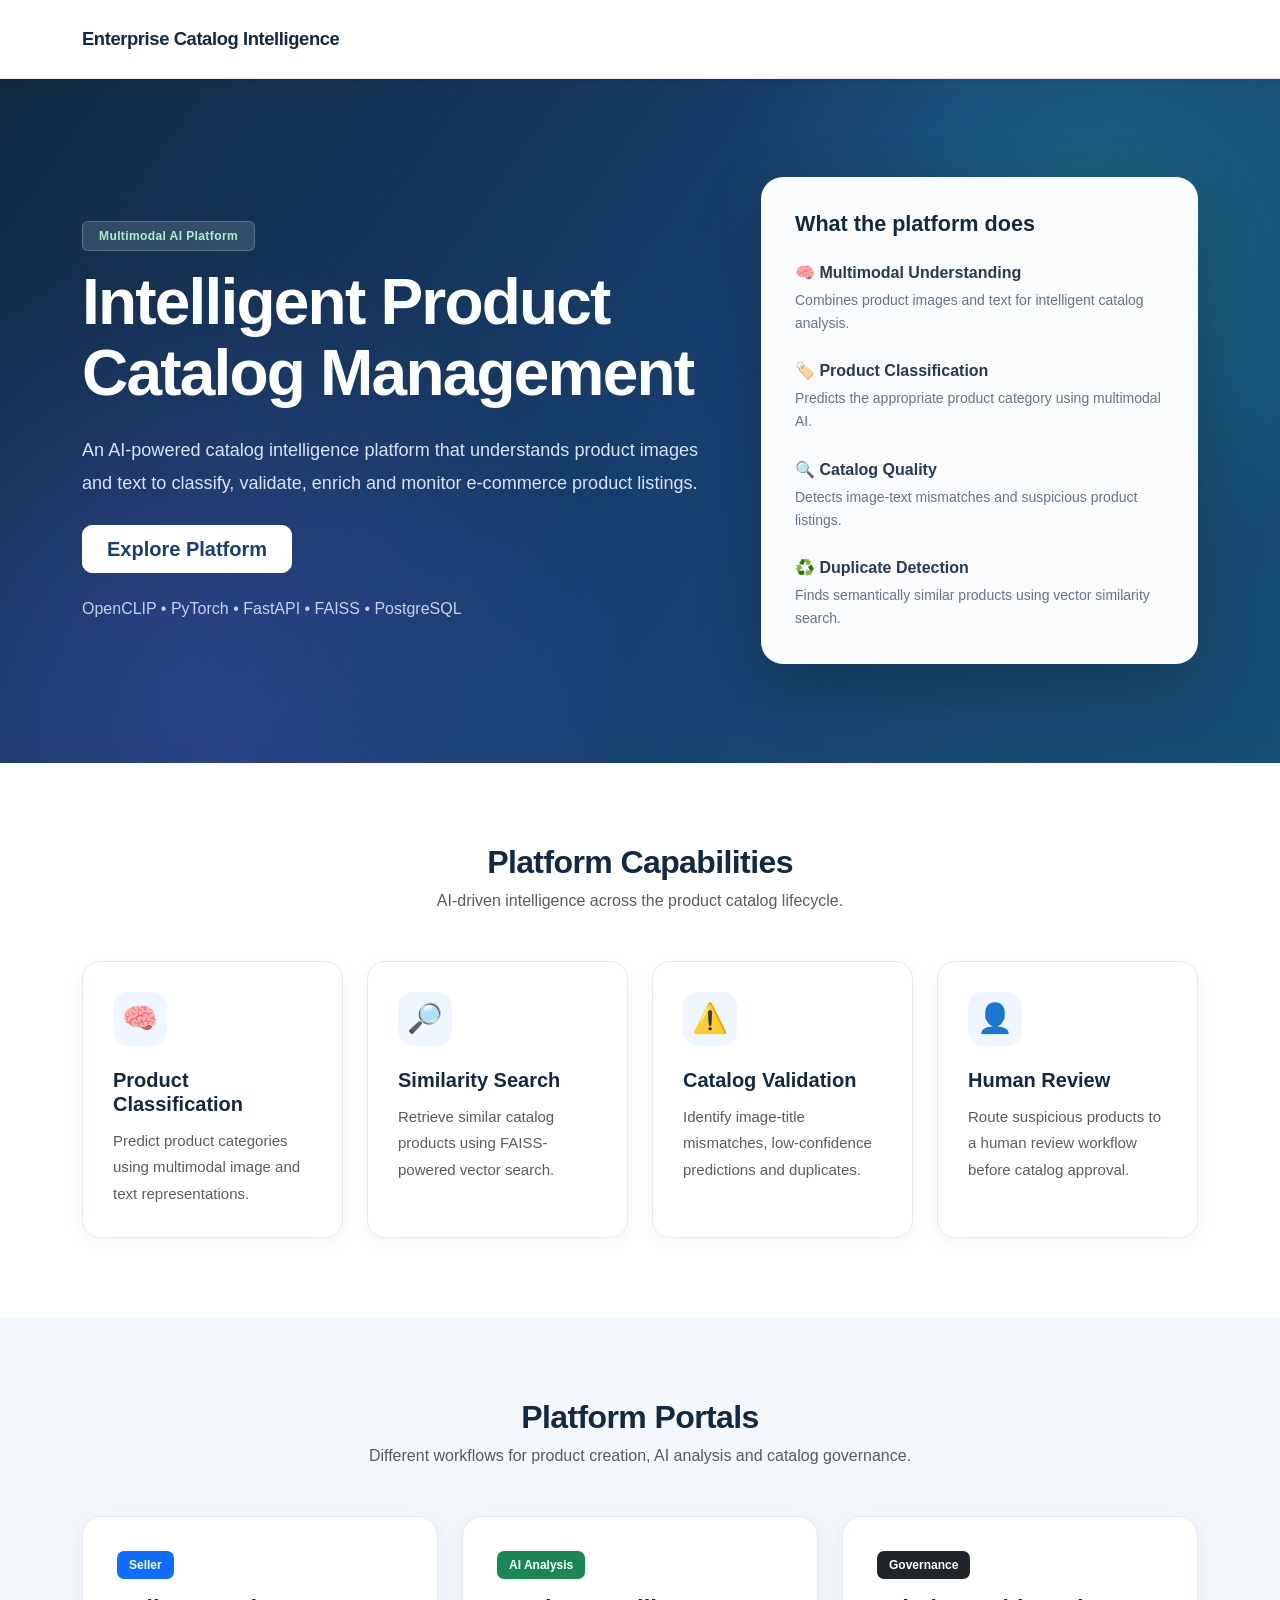
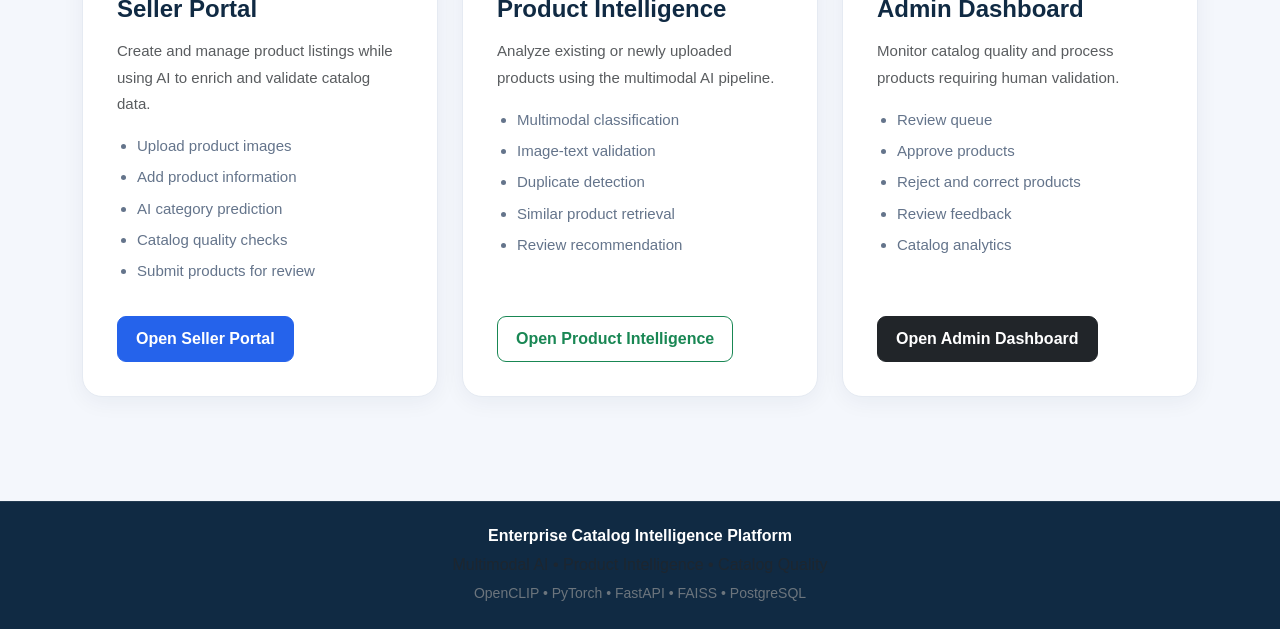
<file: frontend/templates/home.html>
<!DOCTYPE html>
<html lang="en">

<head>

    <meta charset="UTF-8">

    <meta
        name="viewport"
        content="width=device-width, initial-scale=1">

    <title>
        Enterprise Catalog Intelligence
    </title>

    <link
        href="https://cdn.jsdelivr.net/npm/bootstrap@5.3.3/dist/css/bootstrap.min.css"
        rel="stylesheet">


    <style>
        :root {
            --navy: #102a43;
            --blue: #2563eb;
            --teal: #0d9488;
            --violet: #7c3aed;
            --orange: #ea580c;
            --text: #243b53;
            --muted: #64748b;
            --surface: #ffffff;
            --page-bg: #f4f7fc;
            --border: #e5eaf2;
        }

        * {
            box-sizing: border-box;
        }

        html {
            scroll-behavior: smooth;
        }

        body {
            font-family: "Segoe UI", Arial, sans-serif;
            background: var(--page-bg);
            color: var(--text);
            margin: 0;
        }

        /* NAVBAR */
        .navbar {
            background: rgba(255, 255, 255, 0.97) !important;
            border-bottom: 1px solid var(--border);
            padding: 12px 0;
        }

        .navbar-brand {
            color: var(--navy) !important;
            font-size: 1.15rem;
            letter-spacing: -0.4px;
        }

        /* HERO */
        .hero {
            min-height: 76vh;
            display: flex;
            align-items: center;
            padding: 75px 0;
            color: white;
            background:
                radial-gradient(circle at 85% 20%, rgba(45, 212, 191, 0.22), transparent 30%),
                radial-gradient(circle at 15% 90%, rgba(99, 102, 241, 0.28), transparent 35%),
                linear-gradient(125deg, #102a43 0%, #173f70 55%, #174f75 100%);
            overflow: hidden;
        }

        .hero-title {
            font-size: clamp(2.5rem, 5vw, 4rem);
            font-weight: 750;
            line-height: 1.12;
            letter-spacing: -1.8px;
            color: white;
        }

        .hero-subtitle {
            font-size: 1.13rem;
            color: #d8e5f2;
            line-height: 1.85;
            max-width: 650px;
        }

        .hero .badge {
            background: rgba(255, 255, 255, 0.14) !important;
            color: #a7f3d0 !important;
            border: 1px solid rgba(255, 255, 255, 0.2);
            font-weight: 600;
            letter-spacing: 0.4px;
        }

        .hero .btn-primary {
            background: #ffffff;
            border-color: #ffffff;
            color: #173f70;
            font-weight: 650;
            border-radius: 10px;
        }

        .hero .btn-primary:hover {
            background: #dbeafe;
            border-color: #dbeafe;
            color: #102a43;
            transform: translateY(-2px);
        }

        .hero .text-muted {
            color: #c4d4e5 !important;
        }

        /* HERO CAPABILITY PANEL */
        .hero .card {
            background: rgba(255, 255, 255, 0.98);
            border-radius: 22px;
            overflow: hidden;
            box-shadow: 0 24px 65px rgba(0, 0, 0, 0.22) !important;
        }

        .hero .card-body {
            padding: 34px !important;
        }

        .hero .card h4 {
            color: var(--navy);
            font-size: 1.35rem;
        }

        .hero .card strong {
            color: var(--text);
            font-size: 1rem;
        }

        .hero .card p {
            color: var(--muted) !important;
            line-height: 1.65;
        }

        /* SECTION HEADINGS */
        section:not(.hero) {
            padding-top: 80px !important;
            padding-bottom: 80px !important;
        }

        section h2 {
            color: var(--navy);
            font-size: 2rem;
            font-weight: 750;
            letter-spacing: -0.6px;
        }

        section .text-center > p {
            color: var(--muted);
            font-size: 1rem;
        }

        /* CAPABILITY CARDS */
        .feature-card {
            position: relative;
            background: var(--surface);
            border: 1px solid var(--border);
            border-radius: 18px;
            padding: 30px;
            height: 100%;
            box-shadow: 0 5px 20px rgba(16, 42, 67, 0.045);
            transition: transform 0.25s ease, box-shadow 0.25s ease;
        }

        .feature-card:hover {
            transform: translateY(-6px);
            box-shadow: 0 16px 32px rgba(16, 42, 67, 0.10);
        }

        .feature-icon {
            display: inline-flex;
            align-items: center;
            justify-content: center;
            width: 54px;
            height: 54px;
            border-radius: 15px;
            background: #eff6ff;
            color: var(--blue);
            font-size: 1.8rem;
            margin-bottom: 22px;
        }

        .feature-card h5 {
            color: var(--navy);
            font-weight: 700;
            margin-bottom: 12px;
        }

        .feature-card p {
            color: var(--muted);
            font-size: 0.94rem;
            line-height: 1.75;
        }

        /* PORTAL CARDS */
        .portal-card {
            position: relative;
            background: var(--surface);
            border: 1px solid var(--border);
            border-radius: 20px;
            padding: 34px;
            height: 100%;
            display: flex;
            flex-direction: column;
            box-shadow: 0 5px 22px rgba(16, 42, 67, 0.055);
            transition: transform 0.25s ease, box-shadow 0.25s ease;
        }

        .portal-card:hover {
            transform: translateY(-7px);
            box-shadow: 0 18px 38px rgba(16, 42, 67, 0.12);
        }

        .portal-card h4 {
            color: var(--navy);
            font-weight: 750;
            margin-bottom: 14px;
        }

        .portal-card p,
        .portal-card li {
            color: var(--muted);
            line-height: 1.75;
            font-size: 0.94rem;
        }

        .portal-card ul {
            padding-left: 20px;
            margin-bottom: 26px;
        }

        .portal-card li {
            margin-bottom: 5px;
        }

        .portal-card .btn {
            margin-top: auto;
            align-self: flex-start;
            border-radius: 9px;
            font-weight: 600;
            padding: 10px 18px;
        }

        .portal-card .badge {
            align-self: flex-start;
            border-radius: 7px;
            padding: 8px 12px;
            font-weight: 600;
        }

        /* FOOTER */
        footer {
            background: #102a43 !important;
            color: white;
            border-top: 1px solid rgba(255, 255, 255, 0.08);
        }

        footer h6 {
            color: white;
            font-size: 1rem;
        }

        footer p,
        footer small {
            color: #bdcfe0 !important;
        }

        /* BUTTONS */
        .btn {
            transition: all 0.2s ease;
        }

        .btn-primary {
            background-color: var(--blue);
            border-color: var(--blue);
        }

        .btn-primary:hover {
            background-color: #1d4ed8;
            border-color: #1d4ed8;
        }

        /* RESPONSIVE */
        @media (max-width: 991px) {
            .hero {
                min-height: auto;
                padding: 65px 0;
            }

            .hero-title {
                font-size: 2.8rem;
            }

            section:not(.hero) {
                padding-top: 60px !important;
                padding-bottom: 60px !important;
            }
        }

        @media (max-width: 576px) {
            .hero-title {
                font-size: 2.35rem;
                letter-spacing: -1px;
            }

            .hero-subtitle {
                font-size: 1rem;
            }

            .hero .card-body,
            .portal-card {
                padding: 24px !important;
            }

            section h2 {
                font-size: 1.7rem;
            }
        }

        @media (prefers-reduced-motion: reduce) {
            *,
            *::before,
            *::after {
                scroll-behavior: auto !important;
                transition: none !important;
            }
        }
    </style>

</head>

<body>

<!-- =====================================================
     NAVBAR
===================================================== -->

<nav class="navbar navbar-expand-lg bg-white shadow-sm">

    <div class="container py-2">

        <a
            class="navbar-brand fw-bold text-primary"
            href="/">

            Enterprise Catalog Intelligence

        </a>

    </div>

</nav>


<!-- =====================================================
     HERO SECTION
===================================================== -->

<section class="hero">

    <div class="container">

        <div class="row align-items-center g-5">

            <div class="col-lg-7">

                <span class="badge bg-primary mb-3 px-3 py-2">
                    Multimodal AI Platform
                </span>

                <h1 class="hero-title mb-4">

                    Intelligent Product
                    Catalog Management

                </h1>

                <p class="hero-subtitle mb-4">

                    An AI-powered catalog intelligence platform that
                    understands product images and text to classify,
                    validate, enrich and monitor e-commerce product
                    listings.

                </p>

                <div class="d-flex flex-wrap gap-3">

                    <a
                        href="#portals"
                        class="btn btn-primary btn-lg px-4">

                        Explore Platform

                    </a>

                </div>

                <p class="text-muted mt-4 mb-0">

                    OpenCLIP • PyTorch • FastAPI • FAISS • PostgreSQL

                </p>

            </div>


            <div class="col-lg-5">

                <div class="card border-0 shadow-lg">

                    <div class="card-body p-4">

                        <h4 class="fw-bold mb-4">

                            What the platform does

                        </h4>

                        <div class="mb-4">

                            <strong>
                                🧠 Multimodal Understanding
                            </strong>

                            <p class="text-muted small mb-0 mt-1">

                                Combines product images and text
                                for intelligent catalog analysis.

                            </p>

                        </div>

                        <div class="mb-4">

                            <strong>
                                🏷️ Product Classification
                            </strong>

                            <p class="text-muted small mb-0 mt-1">

                                Predicts the appropriate product
                                category using multimodal AI.

                            </p>

                        </div>

                        <div class="mb-4">

                            <strong>
                                🔍 Catalog Quality
                            </strong>

                            <p class="text-muted small mb-0 mt-1">

                                Detects image-text mismatches and
                                suspicious product listings.

                            </p>

                        </div>

                        <div>

                            <strong>
                                ♻️ Duplicate Detection
                            </strong>

                            <p class="text-muted small mb-0 mt-1">

                                Finds semantically similar products
                                using vector similarity search.

                            </p>

                        </div>

                    </div>

                </div>

            </div>

        </div>

    </div>

</section>


<!-- =====================================================
     PLATFORM CAPABILITIES
===================================================== -->

<section class="py-5 bg-white">

    <div class="container">

        <div class="text-center mb-5">

            <h2 class="fw-bold">

                Platform Capabilities

            </h2>

            <p class="text-muted">

                AI-driven intelligence across the product catalog lifecycle.

            </p>

        </div>


        <div class="row g-4">

            <div class="col-md-6 col-lg-3">

                <div class="feature-card">

                    <div class="feature-icon">
                        🧠
                    </div>

                    <h5 class="fw-bold">
                        Product Classification
                    </h5>

                    <p class="text-muted mb-0">

                        Predict product categories using
                        multimodal image and text representations.

                    </p>

                </div>

            </div>


            <div class="col-md-6 col-lg-3">

                <div class="feature-card">

                    <div class="feature-icon">
                        🔎
                    </div>

                    <h5 class="fw-bold">
                        Similarity Search
                    </h5>

                    <p class="text-muted mb-0">

                        Retrieve similar catalog products using
                        FAISS-powered vector search.

                    </p>

                </div>

            </div>


            <div class="col-md-6 col-lg-3">

                <div class="feature-card">

                    <div class="feature-icon">
                        ⚠️
                    </div>

                    <h5 class="fw-bold">
                        Catalog Validation
                    </h5>

                    <p class="text-muted mb-0">

                        Identify image-title mismatches,
                        low-confidence predictions and duplicates.

                    </p>

                </div>

            </div>


            <div class="col-md-6 col-lg-3">

                <div class="feature-card">

                    <div class="feature-icon">
                        👤
                    </div>

                    <h5 class="fw-bold">
                        Human Review
                    </h5>

                    <p class="text-muted mb-0">

                        Route suspicious products to a human
                        review workflow before catalog approval.

                    </p>

                </div>

            </div>

        </div>

    </div>

</section>


<!-- =====================================================
     PORTALS
===================================================== -->

<section class="py-5" id="portals">

    <div class="container">

        <div class="text-center mb-5">

            <h2 class="fw-bold">

                Platform Portals

            </h2>

            <p class="text-muted">

                Different workflows for product creation,
                AI analysis and catalog governance.

            </p>

        </div>


        <div class="row g-4">


            <!-- SELLER -->

            <div class="col-lg-4">

                <div class="portal-card">

                    <span class="badge bg-primary mb-3">
                        Seller
                    </span>

                    <h4 class="fw-bold">
                        Seller Portal
                    </h4>

                    <p class="text-muted">

                        Create and manage product listings while
                        using AI to enrich and validate catalog data.

                    </p>

                    <ul class="text-muted">

                        <li>Upload product images</li>
                        <li>Add product information</li>
                        <li>AI category prediction</li>
                        <li>Catalog quality checks</li>
                        <li>Submit products for review</li>

                    </ul>

                    <a
                        href="/seller"
                        class="btn btn-primary">

                        Open Seller Portal

                    </a>

                </div>

            </div>


            <!-- PRODUCT INTELLIGENCE -->

            <div class="col-lg-4">

                <div class="portal-card">

                    <span class="badge bg-success mb-3">
                        AI Analysis
                    </span>

                    <h4 class="fw-bold">
                        Product Intelligence
                    </h4>

                    <p class="text-muted">

                        Analyze existing or newly uploaded products
                        using the multimodal AI pipeline.

                    </p>

                    <ul class="text-muted">

                        <li>Multimodal classification</li>
                        <li>Image-text validation</li>
                        <li>Duplicate detection</li>
                        <li>Similar product retrieval</li>
                        <li>Review recommendation</li>

                    </ul>

                    <a
                        href="/analyse"
                        class="btn btn-outline-success">

                        Open Product Intelligence

                    </a>

                </div>

            </div>


            <!-- ADMIN -->

            <div class="col-lg-4">

                <div class="portal-card">

                    <span class="badge bg-dark mb-3">
                        Governance
                    </span>

                    <h4 class="fw-bold">
                        Admin Dashboard
                    </h4>

                    <p class="text-muted">

                        Monitor catalog quality and process products
                        requiring human validation.

                    </p>

                    <ul class="text-muted">

                        <li>Review queue</li>
                        <li>Approve products</li>
                        <li>Reject and correct products</li>
                        <li>Review feedback</li>
                        <li>Catalog analytics</li>

                    </ul>

                    <a
                        href="/admin"
                        class="btn btn-dark">

                        Open Admin Dashboard

                    </a>

                </div>

            </div>

        </div>

    </div>

</section>


<!-- =====================================================
     FOOTER
===================================================== -->

<footer class="py-4 mt-4">

    <div class="container text-center">

        <h6 class="fw-bold">
            Enterprise Catalog Intelligence Platform
        </h6>

        <p class="text-muted mb-1">

            Multimodal AI • Product Intelligence • Catalog Quality

        </p>

        <small class="text-secondary">

            OpenCLIP • PyTorch • FastAPI • FAISS • PostgreSQL

        </small>

    </div>

</footer>


</body>

</html>
</file>
